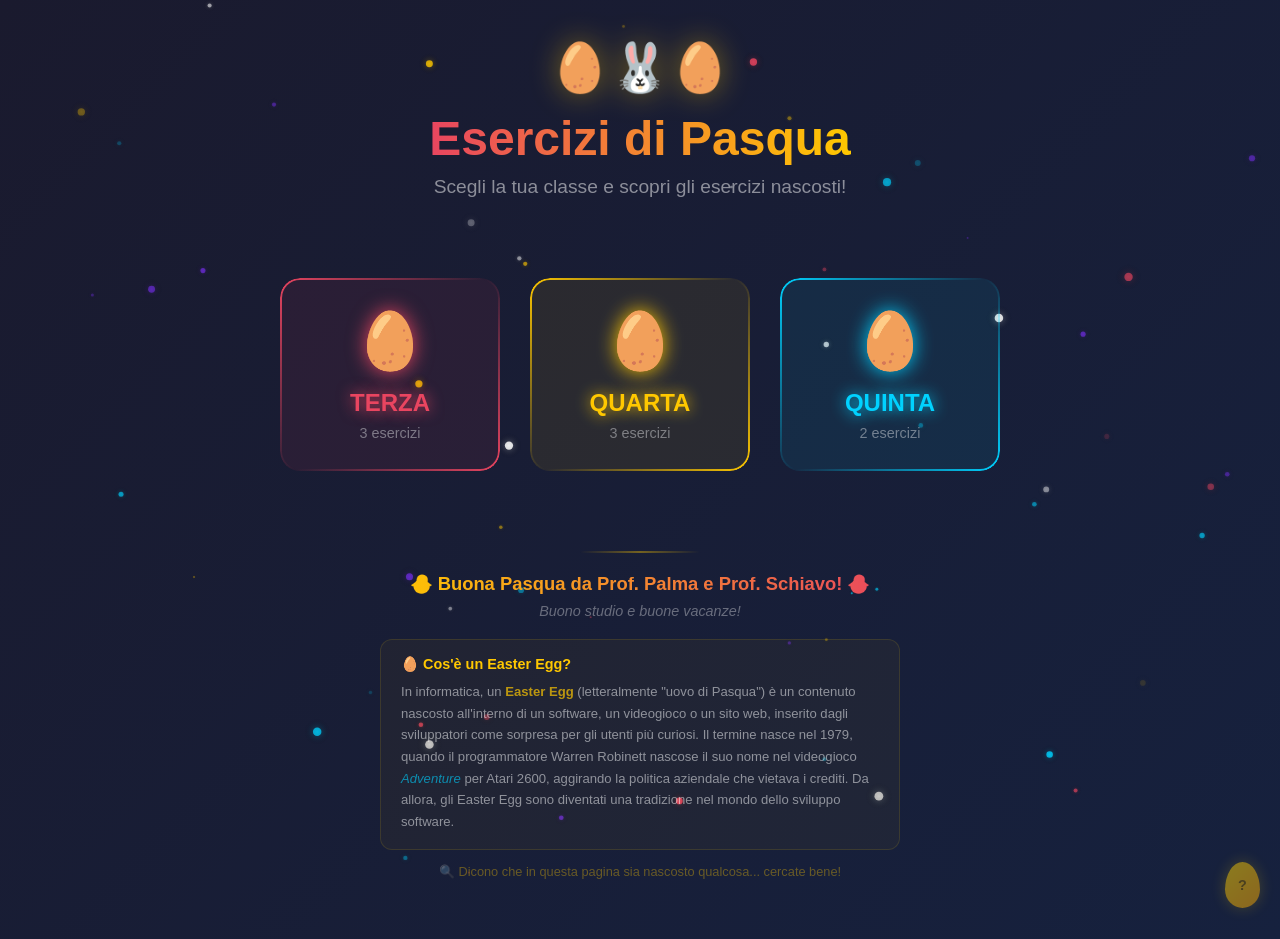
<file: index.html>
<!DOCTYPE html>
<html lang="it">
<head>
  <meta charset="UTF-8">
  <meta name="viewport" content="width=device-width, initial-scale=1.0">
  <title>Esercizi di Pasqua</title>
  <link rel="stylesheet" href="css/style.css?v=4">
</head>
<body>
  <canvas id="particles-canvas"></canvas>

  <div class="page-wrapper">
    <div class="easter-hero">
      <div class="hero-eggs">🥚🐰🥚</div>
      <h1 class="main-title">Esercizi di Pasqua</h1>
      <p class="subtitle">Scegli la tua classe e scopri gli esercizi nascosti!</p>
    </div>

    <div class="class-cards" id="class-cards">
      <!-- Cards populated by JS after loading exercises.json -->
    </div>

    <div class="secret-egg" id="secret-egg-home" title="🤫">
      <div class="secret-egg-shape">?</div>
    </div>

    <footer class="easter-footer">
      <div class="footer-divider"></div>
      <p class="footer-greeting">🐣 Buona Pasqua da Prof. Palma e Prof. Schiavo! 🐣</p>
      <p class="footer-sub">Buono studio e buone vacanze!</p>
      <div class="easter-egg-definition">
        <p class="definition-title">🥚 Cos'è un Easter Egg?</p>
        <p class="definition-text">In informatica, un <strong>Easter Egg</strong> (letteralmente "uovo di Pasqua") è un contenuto nascosto all'interno di un software, un videogioco o un sito web, inserito dagli sviluppatori come sorpresa per gli utenti più curiosi. Il termine nasce nel 1979, quando il programmatore Warren Robinett nascose il suo nome nel videogioco <em>Adventure</em> per Atari 2600, aggirando la politica aziendale che vietava i crediti. Da allora, gli Easter Egg sono diventati una tradizione nel mondo dello sviluppo software.</p>
      </div>
      <p class="footer-hint">🔍 Dicono che in questa pagina sia nascosto qualcosa... cercate bene!</p>
    </footer>
  </div>

  <!-- Snake Easter Egg -->
  <div class="overlay" id="snake-overlay"></div>
  <div class="snake-modal" id="snake-modal">
    <button class="modal-close" id="snake-close">✕</button>
    <h3>🐰 Snake Pasquale 🥚</h3>
    <p class="snake-subtitle">Usa le frecce o WASD per raccogliere le uova!</p>
    <canvas id="snake-canvas"></canvas>
    <div class="snake-score" id="snake-score">Uova: 0</div>
    <button class="snake-restart" id="snake-restart" style="display:none;">🔄 Rigioca</button>
  </div>

  <script src="js/particles.js?v=4"></script>
  <script>
    const CLASS_CONFIG = [
      { key: 'terza', label: 'TERZA', emoji: '🥚', color: '#e94560' },
      { key: 'quarta', label: 'QUARTA', emoji: '🥚', color: '#ffc800' },
      { key: 'quinta', label: 'QUINTA', emoji: '🥚', color: '#00d2ff' },
    ];

    async function loadHomepage() {
      try {
        const res = await fetch('data/exercises.json');
        const data = await res.json();
        const container = document.getElementById('class-cards');

        CLASS_CONFIG.forEach((cls) => {
          const count = data[cls.key] ? data[cls.key].length : 0;
          const card = document.createElement('a');
          card.href = `classe.html?classe=${cls.key}`;
          card.className = 'class-card';
          card.style.setProperty('--card-color', cls.color);
          card.innerHTML = `
            <span class="egg-icon">${cls.emoji}</span>
            <div class="class-name">${cls.label}</div>
            <div class="exercise-count">${count} eserciz${count === 1 ? 'io' : 'i'}</div>
          `;
          container.appendChild(card);
        });
      } catch (err) {
        console.error('Errore caricamento esercizi:', err);
      }
    }

    loadHomepage();
  </script>
  <script src="js/snake.js?v=4"></script>
  <script>
    document.getElementById('secret-egg-home').addEventListener('click', () => {
      document.getElementById('snake-overlay').classList.add('visible');
      document.getElementById('snake-modal').classList.add('visible');
      if (window.startSnakeGame) window.startSnakeGame();
    });

    document.getElementById('snake-close').addEventListener('click', () => {
      document.getElementById('snake-overlay').classList.remove('visible');
      document.getElementById('snake-modal').classList.remove('visible');
      if (window.stopSnakeGame) window.stopSnakeGame();
    });

    document.getElementById('snake-overlay').addEventListener('click', () => {
      document.getElementById('snake-overlay').classList.remove('visible');
      document.getElementById('snake-modal').classList.remove('visible');
      if (window.stopSnakeGame) window.stopSnakeGame();
    });
  </script>
</body>
</html>
</file>
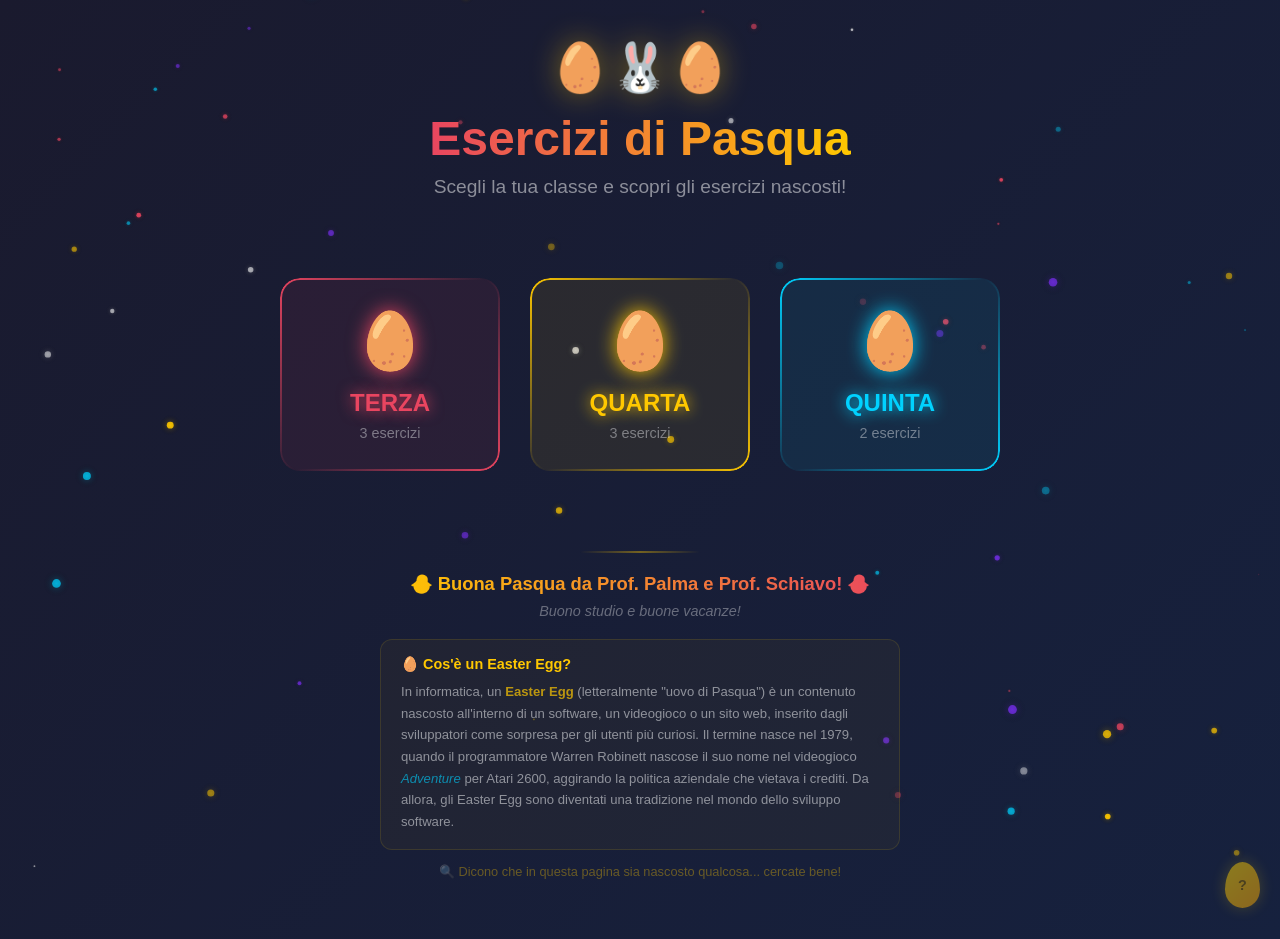
<file: classe.html>
<!DOCTYPE html>
<html lang="it">
<head>
  <meta charset="UTF-8">
  <meta name="viewport" content="width=device-width, initial-scale=1.0">
  <title>Esercizi di Pasqua</title>
  <link rel="stylesheet" href="css/style.css?v=4">
</head>
<body>
  <canvas id="particles-canvas"></canvas>

  <a href="index.html" class="back-button">← Torna indietro</a>

  <div class="page-wrapper">
    <h1 class="class-title" id="class-title"></h1>
    <p class="class-subtitle" id="class-subtitle"></p>

    <div class="egg-hunt-area" id="egg-hunt-area"></div>

    <div class="secret-egg" id="secret-egg-terminal" title="&#129323;" style="left: 20px; right: auto;">
      <div class="secret-egg-shape">></div>
    </div>

    <footer class="easter-footer">
      <div class="footer-divider"></div>
      <p class="footer-greeting">🐣 Buona Pasqua da Prof. Palma e Prof. Schiavo! 🐣</p>
      <p class="footer-sub">Buono studio e buone vacanze!</p>
      <div class="easter-egg-definition">
        <p class="definition-title">🥚 Cos'è un Easter Egg?</p>
        <p class="definition-text">In informatica, un <strong>Easter Egg</strong> (letteralmente "uovo di Pasqua") è un contenuto nascosto all'interno di un software, un videogioco o un sito web, inserito dagli sviluppatori come sorpresa per gli utenti più curiosi. Il termine nasce nel 1979, quando il programmatore Warren Robinett nascose il suo nome nel videogioco <em>Adventure</em> per Atari 2600, aggirando la politica aziendale che vietava i crediti. Da allora, gli Easter Egg sono diventati una tradizione nel mondo dello sviluppo software.</p>
      </div>
      <p class="footer-hint">🔍 Non tutti gli esercizi sono quello che sembrano... esplorate ogni angolo!</p>
    </footer>
  </div>

  <!-- Overlay for exercise card -->
  <div class="overlay" id="overlay"></div>

  <!-- Exercise card template -->
  <div class="exercise-card" id="exercise-card">
    <div class="card-header">
      <div class="card-egg-icon"></div>
      <div class="card-title"></div>
      <button class="card-close">✕</button>
    </div>
    <div class="card-traccia"></div>
    <div class="card-output">
      <div class="card-output-label">Output Atteso</div>
      <div class="card-output-content"></div>
    </div>
  </div>

  <!-- Terminal Easter Egg -->
  <div class="overlay" id="terminal-overlay"></div>
  <div class="terminal-modal" id="terminal-modal">
    <div class="terminal-bar">
      <span class="dot dot-red"></span>
      <span class="dot dot-yellow"></span>
      <span class="dot dot-green"></span>
      <span class="terminal-title">easter-terminal — bash</span>
      <button class="terminal-close-btn" id="terminal-close">&#10005;</button>
    </div>
    <div class="terminal-output" id="terminal-output"></div>
    <div class="terminal-input-line">
      <span class="prompt-label">studente@pasqua:~$</span>
      <input type="text" id="terminal-input" autocomplete="off" spellcheck="false" placeholder="scrivi un comando...">
    </div>
  </div>

  <script>
    function copyCode(btn) {
      const pre = btn.parentElement.querySelector('pre code');
      const text = pre.textContent;
      navigator.clipboard.writeText(text).then(() => {
        btn.textContent = '✅ Copiato!';
        setTimeout(() => { btn.textContent = '📋 Copia'; }, 2000);
      });
    }
  </script>
  <script src="js/particles.js?v=4"></script>
  <script src="js/sound.js?v=4"></script>
  <script src="js/exercises.js?v=4"></script>
  <script src="js/terminal.js?v=4"></script>
  <script>
    document.getElementById('secret-egg-terminal').addEventListener('click', () => {
      document.getElementById('terminal-overlay').classList.add('visible');
      document.getElementById('terminal-modal').classList.add('visible');
      if (window.focusTerminal) window.focusTerminal();
    });

    document.getElementById('terminal-close').addEventListener('click', () => {
      document.getElementById('terminal-overlay').classList.remove('visible');
      document.getElementById('terminal-modal').classList.remove('visible');
    });

    document.getElementById('terminal-overlay').addEventListener('click', () => {
      document.getElementById('terminal-overlay').classList.remove('visible');
      document.getElementById('terminal-modal').classList.remove('visible');
    });
  </script>
</body>
</html>
</file>
<file: css/style.css>
/* ============================================
   RESET & BASE
   ============================================ */
*,
*::before,
*::after {
  margin: 0;
  padding: 0;
  box-sizing: border-box;
}

body {
  font-family: 'Segoe UI', Tahoma, Geneva, Verdana, sans-serif;
  background: linear-gradient(135deg, #1a1a2e, #16213e);
  color: #e0e0e0;
  min-height: 100vh;
  overflow-x: hidden;
  position: relative;
}

a {
  text-decoration: none;
  color: inherit;
}

/* ============================================
   PARTICLE CANVAS (background layer)
   ============================================ */
#particles-canvas {
  position: fixed;
  top: 0;
  left: 0;
  width: 100%;
  height: 100%;
  z-index: 0;
  pointer-events: none;
}

/* ============================================
   SHARED LAYOUT
   ============================================ */
.page-wrapper {
  position: relative;
  z-index: 1;
  min-height: 100vh;
  display: flex;
  flex-direction: column;
  align-items: center;
  padding: 40px 20px;
}

/* ============================================
   TITLE
   ============================================ */
.main-title {
  font-size: 3rem;
  font-weight: 900;
  text-align: center;
  margin-bottom: 10px;
  background: linear-gradient(90deg, #e94560, #ffc800, #00d2ff, #7b2ff7);
  background-size: 300% 300%;
  -webkit-background-clip: text;
  -webkit-text-fill-color: transparent;
  background-clip: text;
  animation: gradientShift 4s ease infinite;
}

.subtitle {
  font-size: 1.2rem;
  color: rgba(255, 255, 255, 0.5);
  text-align: center;
  margin-bottom: 50px;
}

@keyframes gradientShift {
  0%, 100% { background-position: 0% 50%; }
  50% { background-position: 100% 50%; }
}

/* ============================================
   CLASS SELECTION CARDS (Homepage)
   ============================================ */
.class-cards {
  display: flex;
  gap: 30px;
  justify-content: center;
  flex-wrap: wrap;
  margin-top: 20px;
}

.class-card {
  width: 220px;
  padding: 30px 20px;
  border-radius: 20px;
  text-align: center;
  cursor: pointer;
  transition: transform 0.3s ease, box-shadow 0.3s ease;
  animation: float 3s ease-in-out infinite;
  position: relative;
  overflow: hidden;
}

.class-card::before {
  content: '';
  position: absolute;
  inset: 0;
  border-radius: 20px;
  padding: 2px;
  background: linear-gradient(135deg, var(--card-color), transparent, var(--card-color));
  -webkit-mask: linear-gradient(#fff 0 0) content-box, linear-gradient(#fff 0 0);
  -webkit-mask-composite: xor;
  mask-composite: exclude;
}

.class-card:nth-child(1) {
  --card-color: #e94560;
  background: rgba(233, 69, 96, 0.08);
  animation-delay: 0s;
}

.class-card:nth-child(2) {
  --card-color: #ffc800;
  background: rgba(255, 200, 0, 0.08);
  animation-delay: 0.5s;
}

.class-card:nth-child(3) {
  --card-color: #00d2ff;
  background: rgba(0, 210, 255, 0.08);
  animation-delay: 1s;
}

.class-card:hover {
  transform: translateY(-10px) scale(1.05);
  box-shadow: 0 10px 40px rgba(var(--card-color-rgb, 233, 69, 96), 0.3);
}

.class-card .egg-icon {
  font-size: 3.5rem;
  margin-bottom: 15px;
  display: block;
  filter: drop-shadow(0 0 10px var(--card-color));
}

.class-card .class-name {
  font-size: 1.5rem;
  font-weight: 800;
  color: var(--card-color);
  text-shadow: 0 0 15px var(--card-color);
  margin-bottom: 8px;
}

.class-card .exercise-count {
  font-size: 0.9rem;
  color: rgba(255, 255, 255, 0.4);
}

@keyframes float {
  0%, 100% { transform: translateY(0px); }
  50% { transform: translateY(-12px); }
}

/* ============================================
   BACK BUTTON (Exercise page)
   ============================================ */
.back-button {
  position: fixed;
  top: 20px;
  left: 20px;
  z-index: 100;
  background: rgba(255, 255, 255, 0.05);
  border: 1px solid rgba(255, 255, 255, 0.15);
  border-radius: 12px;
  padding: 10px 20px;
  color: rgba(255, 255, 255, 0.7);
  cursor: pointer;
  font-size: 0.95rem;
  transition: all 0.3s ease;
  display: flex;
  align-items: center;
  gap: 8px;
}

.back-button:hover {
  background: rgba(255, 255, 255, 0.1);
  color: #fff;
  border-color: rgba(255, 255, 255, 0.3);
}

/* ============================================
   EXERCISE PAGE TITLE
   ============================================ */
.class-title {
  font-size: 2.5rem;
  font-weight: 900;
  text-align: center;
  margin-bottom: 8px;
  text-shadow: 0 0 20px var(--class-color);
  color: var(--class-color);
}

.class-subtitle {
  font-size: 1rem;
  color: rgba(255, 255, 255, 0.4);
  text-align: center;
  margin-bottom: 30px;
}

/* ============================================
   EGG HUNT AREA
   ============================================ */
.egg-hunt-area {
  position: relative;
  width: 100%;
  max-width: 900px;
  min-height: 500px;
  margin: 0 auto;
}

/* Decorative bunnies */
.bunny-decoration {
  position: absolute;
  font-size: 2.5rem;
  opacity: 0.3;
  filter: drop-shadow(0 0 8px var(--class-color));
  animation: bunnyBounce 2s ease-in-out infinite;
  pointer-events: none;
}

@keyframes bunnyBounce {
  0%, 100% { transform: translateY(0) rotate(0deg); }
  25% { transform: translateY(-8px) rotate(-3deg); }
  75% { transform: translateY(-4px) rotate(3deg); }
}

/* Grass decoration */
.grass-decoration {
  position: absolute;
  bottom: 0;
  left: 0;
  width: 100%;
  height: 60px;
  background: linear-gradient(to top, rgba(86, 171, 47, 0.15), transparent);
  pointer-events: none;
  border-radius: 0 0 20px 20px;
}

/* ============================================
   EGGS
   ============================================ */
.egg-container {
  position: absolute;
  text-align: center;
  cursor: pointer;
  transition: transform 0.3s ease;
  z-index: 10;
}

.egg-container:hover {
  transform: scale(1.15);
  z-index: 20;
}

.egg {
  width: 70px;
  height: 95px;
  border-radius: 50% 50% 50% 50% / 60% 60% 40% 40%;
  display: flex;
  align-items: center;
  justify-content: center;
  font-weight: 900;
  font-size: 1.3rem;
  color: white;
  position: relative;
  transition: all 0.4s ease;
  animation: eggPulse 3s ease-in-out infinite;
}

.egg .egg-pattern {
  position: absolute;
  inset: 0;
  border-radius: inherit;
  overflow: hidden;
}

.egg .egg-pattern::before {
  content: '';
  position: absolute;
  top: 30%;
  left: -10%;
  width: 120%;
  height: 3px;
  background: rgba(255, 255, 255, 0.25);
  transform: rotate(-5deg);
}

.egg .egg-pattern::after {
  content: '';
  position: absolute;
  top: 55%;
  left: -10%;
  width: 120%;
  height: 3px;
  background: rgba(255, 255, 255, 0.2);
  transform: rotate(3deg);
}

.egg .egg-number {
  position: relative;
  z-index: 2;
  text-shadow: 0 1px 3px rgba(0, 0, 0, 0.3);
}

.egg-title {
  margin-top: 8px;
  font-size: 0.8rem;
  color: rgba(255, 255, 255, 0.5);
  max-width: 100px;
  white-space: nowrap;
  overflow: hidden;
  text-overflow: ellipsis;
}

@keyframes eggPulse {
  0%, 100% { box-shadow: 0 0 15px var(--egg-glow); }
  50% { box-shadow: 0 0 30px var(--egg-glow), 0 0 60px var(--egg-glow-soft); }
}

/* ============================================
   EGG CRACK ANIMATION
   ============================================ */
.egg-container.cracking .egg {
  animation: crackShake 0.5s ease-in-out;
}

@keyframes crackShake {
  0%, 100% { transform: rotate(0deg); }
  15% { transform: rotate(-4deg); }
  30% { transform: rotate(4deg); }
  45% { transform: rotate(-3deg); }
  60% { transform: rotate(3deg); }
  75% { transform: rotate(-1deg); }
}

.egg .crack-line {
  position: absolute;
  z-index: 3;
  opacity: 0;
}

.egg-container.cracking .crack-line {
  opacity: 1;
}

.crack-line-1 {
  top: 25%;
  left: 35%;
  width: 30%;
  height: 40%;
  border-left: 2px solid rgba(255, 255, 255, 0.8);
  border-bottom: 2px solid rgba(255, 255, 255, 0.8);
  transform: rotate(15deg) skewX(-10deg);
  animation: crackAppear 0.3s ease-out forwards;
  animation-delay: 0.2s;
}

.crack-line-2 {
  top: 35%;
  right: 30%;
  width: 25%;
  height: 30%;
  border-right: 2px solid rgba(255, 255, 255, 0.6);
  border-top: 2px solid rgba(255, 255, 255, 0.6);
  transform: rotate(-20deg) skewY(5deg);
  animation: crackAppear 0.3s ease-out forwards;
  animation-delay: 0.35s;
}

@keyframes crackAppear {
  from { opacity: 0; transform: scale(0.5) rotate(15deg); }
  to { opacity: 1; transform: scale(1) rotate(15deg); }
}

/* ============================================
   EXERCISE CARD (revealed after crack)
   ============================================ */
.exercise-card {
  position: fixed;
  top: 50%;
  left: 50%;
  transform: translate(-50%, -50%) scale(0);
  width: min(700px, 92vw);
  max-height: 85vh;
  overflow-y: auto;
  background: rgba(20, 20, 40, 0.95);
  border: 1px solid var(--egg-color);
  border-radius: 20px;
  padding: 28px;
  box-shadow: 0 0 40px var(--egg-glow);
  z-index: 1000;
  opacity: 0;
  transition: all 0.5s cubic-bezier(0.34, 1.56, 0.64, 1);
  backdrop-filter: blur(10px);
}

.exercise-card.visible {
  transform: translate(-50%, -50%) scale(1);
  opacity: 1;
}

/* Scrollbar styling */
.exercise-card::-webkit-scrollbar {
  width: 6px;
}

.exercise-card::-webkit-scrollbar-track {
  background: transparent;
}

.exercise-card::-webkit-scrollbar-thumb {
  background: rgba(255, 255, 255, 0.15);
  border-radius: 3px;
}

.exercise-card::-webkit-scrollbar-thumb:hover {
  background: rgba(255, 255, 255, 0.25);
}

.exercise-card .card-header {
  display: flex;
  align-items: center;
  gap: 12px;
  margin-bottom: 18px;
}

.exercise-card .card-egg-icon {
  width: 36px;
  height: 48px;
  border-radius: 50% 50% 50% 50% / 60% 60% 40% 40%;
  display: flex;
  align-items: center;
  justify-content: center;
  font-weight: bold;
  font-size: 0.9rem;
  color: white;
  flex-shrink: 0;
}

.exercise-card .card-title {
  font-size: 1.3rem;
  font-weight: 800;
  color: var(--egg-color);
}

.exercise-card .card-close {
  margin-left: auto;
  width: 32px;
  height: 32px;
  border-radius: 50%;
  background: rgba(255, 255, 255, 0.05);
  border: 1px solid rgba(255, 255, 255, 0.1);
  color: rgba(255, 255, 255, 0.5);
  cursor: pointer;
  display: flex;
  align-items: center;
  justify-content: center;
  font-size: 1rem;
  transition: all 0.2s ease;
  flex-shrink: 0;
}

.exercise-card .card-close:hover {
  background: rgba(255, 255, 255, 0.1);
  color: #fff;
}

.exercise-card .card-traccia {
  color: rgba(255, 255, 255, 0.75);
  font-size: 0.95rem;
  line-height: 1.7;
  margin-bottom: 20px;
}

.exercise-card .card-traccia p {
  margin-bottom: 12px;
}

.exercise-card .card-traccia h4 {
  color: var(--egg-color, #00d2ff);
  font-size: 1rem;
  margin: 18px 0 8px;
}

.exercise-card .card-traccia ul,
.exercise-card .card-traccia ol {
  padding-left: 20px;
  margin-bottom: 12px;
}

.exercise-card .card-traccia li {
  margin-bottom: 6px;
}

.exercise-card .card-traccia code {
  background: rgba(0, 210, 255, 0.1);
  color: #00d2ff;
  padding: 2px 6px;
  border-radius: 4px;
  font-family: 'Courier New', Courier, monospace;
  font-size: 0.9em;
}

.exercise-card .card-traccia .note {
  background: rgba(255, 200, 0, 0.08);
  border-left: 3px solid rgba(255, 200, 0, 0.4);
  padding: 8px 12px;
  border-radius: 0 8px 8px 0;
  margin-top: 4px;
  font-size: 0.9em;
  color: rgba(255, 255, 255, 0.6);
}

.exercise-card .card-traccia pre {
  background: rgba(0, 0, 0, 0.4);
  border-radius: 8px;
  padding: 12px;
  overflow-x: auto;
  font-family: 'Courier New', Courier, monospace;
  font-size: 0.85em;
  color: #00d2ff;
  line-height: 1.5;
  border: 1px solid rgba(255, 255, 255, 0.08);
}

.exercise-card .card-output {
  background: rgba(0, 0, 0, 0.4);
  border-radius: 12px;
  padding: 16px;
  border: 1px solid rgba(255, 255, 255, 0.08);
}

.exercise-card .card-output-label {
  font-size: 0.7rem;
  text-transform: uppercase;
  letter-spacing: 1.5px;
  color: rgba(255, 255, 255, 0.35);
  margin-bottom: 8px;
}

.exercise-card .card-output-content {
  font-size: 0.95rem;
  color: #00d2ff;
  line-height: 1.5;
}

.exercise-card .card-output-content strong {
  color: #ffc800;
}

/* ============================================
   ATTACHED FILES (collapsible code blocks)
   ============================================ */
.attached-file {
  margin: 12px 0;
  border: 1px solid rgba(255, 255, 255, 0.12);
  border-radius: 10px;
  overflow: hidden;
  background: rgba(0, 0, 0, 0.25);
}

.attached-file-header {
  display: flex;
  align-items: center;
  gap: 8px;
  padding: 10px 14px;
  cursor: pointer;
  user-select: none;
  transition: background 0.2s ease;
}

.attached-file-header:hover {
  background: rgba(255, 255, 255, 0.05);
}

.attached-file-icon {
  font-size: 1.1rem;
}

.attached-file-name {
  font-family: 'Courier New', Courier, monospace;
  font-size: 0.9rem;
  color: #ffc800;
  flex: 1;
}

.attached-file-toggle {
  font-size: 0.7rem;
  color: rgba(255, 255, 255, 0.4);
  transition: transform 0.2s ease;
}

.attached-file.open .attached-file-toggle {
  transform: rotate(90deg);
}

.attached-file-content {
  max-height: 0;
  overflow: hidden;
  transition: max-height 0.3s ease;
}

.attached-file.open .attached-file-content {
  max-height: 2000px;
}

.attached-file-content pre {
  margin: 0;
  padding: 14px;
  background: rgba(0, 0, 0, 0.4);
  font-family: 'Courier New', Courier, monospace;
  font-size: 0.8rem;
  color: #00d2ff;
  line-height: 1.5;
  overflow-x: auto;
  white-space: pre;
  border-top: 1px solid rgba(255, 255, 255, 0.06);
}

.copy-btn {
  display: block;
  width: 100%;
  padding: 8px;
  background: rgba(255, 200, 0, 0.08);
  border: none;
  border-top: 1px solid rgba(255, 255, 255, 0.06);
  color: rgba(255, 255, 255, 0.5);
  font-size: 0.8rem;
  cursor: pointer;
  transition: all 0.2s ease;
}

.copy-btn:hover {
  background: rgba(255, 200, 0, 0.15);
  color: #ffc800;
}

/* Overlay behind exercise card */
.overlay {
  position: fixed;
  inset: 0;
  background: rgba(0, 0, 0, 0.6);
  backdrop-filter: blur(4px);
  z-index: 999;
  opacity: 0;
  pointer-events: none;
  transition: opacity 0.3s ease;
}

.overlay.visible {
  opacity: 1;
  pointer-events: auto;
}

/* ============================================
   SPARKLE EFFECT (on click)
   ============================================ */
.sparkle {
  position: absolute;
  width: 6px;
  height: 6px;
  border-radius: 50%;
  pointer-events: none;
  z-index: 50;
  animation: sparkleBurst 0.6s ease-out forwards;
}

@keyframes sparkleBurst {
  0% {
    opacity: 1;
    transform: translate(0, 0) scale(1);
  }
  100% {
    opacity: 0;
    transform: translate(var(--dx), var(--dy)) scale(0);
  }
}

/* ============================================
   EASTER HERO (Homepage top section)
   ============================================ */
.easter-hero {
  text-align: center;
  margin-bottom: 10px;
}

.hero-eggs {
  font-size: 3rem;
  margin-bottom: 15px;
  animation: heroFloat 3s ease-in-out infinite;
  filter: drop-shadow(0 0 15px rgba(255, 200, 0, 0.4));
}

@keyframes heroFloat {
  0%, 100% { transform: translateY(0) scale(1); }
  50% { transform: translateY(-10px) scale(1.05); }
}

/* ============================================
   EASTER FOOTER (greeting)
   ============================================ */
.easter-footer {
  margin-top: 60px;
  text-align: center;
  padding: 20px;
}

.footer-divider {
  width: 120px;
  height: 2px;
  margin: 0 auto 20px;
  background: linear-gradient(90deg, transparent, rgba(255, 200, 0, 0.4), transparent);
}

.footer-greeting {
  font-size: 1.15rem;
  font-weight: 700;
  background: linear-gradient(90deg, #ffc800, #e94560, #00d2ff);
  background-size: 200% 200%;
  -webkit-background-clip: text;
  -webkit-text-fill-color: transparent;
  background-clip: text;
  animation: gradientShift 4s ease infinite;
  margin-bottom: 8px;
}

.footer-sub {
  font-size: 0.9rem;
  color: rgba(255, 255, 255, 0.35);
  font-style: italic;
}

.easter-egg-definition {
  max-width: 520px;
  margin: 20px auto 0;
  padding: 16px 20px;
  background: rgba(255, 200, 0, 0.04);
  border: 1px solid rgba(255, 200, 0, 0.12);
  border-radius: 12px;
  text-align: left;
}

.definition-title {
  font-size: 0.9rem;
  font-weight: 700;
  color: #ffc800;
  margin-bottom: 8px;
}

.definition-text {
  font-size: 0.82rem;
  color: rgba(255, 255, 255, 0.5);
  line-height: 1.65;
}

.definition-text strong {
  color: rgba(255, 200, 0, 0.7);
}

.definition-text em {
  color: rgba(0, 210, 255, 0.6);
}

.footer-hint {
  font-size: 0.8rem;
  color: rgba(255, 200, 0, 0.35);
  margin-top: 14px;
  animation: hintPulse 3s ease-in-out infinite;
}

@keyframes hintPulse {
  0%, 100% { opacity: 0.35; }
  50% { opacity: 0.65; }
}

/* ============================================
   SECRET EASTER EGG (hidden on pages)
   ============================================ */
.secret-egg {
  position: fixed;
  bottom: -8px;
  right: 20px;
  z-index: 50;
  cursor: pointer;
  transition: transform 0.3s ease, opacity 0.3s ease;
  opacity: 0.5;
  animation: secretPeek 4s ease-in-out infinite;
}

.secret-egg:hover {
  opacity: 1;
  transform: translateY(-8px) scale(1.1);
}

.secret-egg-shape {
  width: 35px;
  height: 46px;
  border-radius: 50% 50% 50% 50% / 60% 60% 40% 40%;
  background: linear-gradient(135deg, #ffd700, #ffaa00);
  box-shadow: 0 0 15px rgba(255, 215, 0, 0.4);
  display: flex;
  align-items: center;
  justify-content: center;
  font-weight: bold;
  font-size: 0.9rem;
  color: rgba(0, 0, 0, 0.5);
}

@keyframes secretPeek {
  0%, 100% { transform: translateY(0); }
  50% { transform: translateY(-5px); }
}

/* Snake game modal */
.snake-modal {
  position: fixed;
  top: 50%;
  left: 50%;
  transform: translate(-50%, -50%) scale(0);
  background: rgba(20, 20, 40, 0.98);
  border: 2px solid #ffd700;
  border-radius: 20px;
  padding: 24px;
  z-index: 1001;
  opacity: 0;
  transition: all 0.4s cubic-bezier(0.34, 1.56, 0.64, 1);
  text-align: center;
  box-shadow: 0 0 50px rgba(255, 215, 0, 0.3);
}

.snake-modal.visible {
  transform: translate(-50%, -50%) scale(1);
  opacity: 1;
}

.snake-modal .modal-close {
  position: absolute;
  top: 12px;
  right: 12px;
  width: 32px;
  height: 32px;
  border-radius: 50%;
  background: rgba(255, 255, 255, 0.05);
  border: 1px solid rgba(255, 255, 255, 0.1);
  color: rgba(255, 255, 255, 0.5);
  cursor: pointer;
  display: flex;
  align-items: center;
  justify-content: center;
  font-size: 1rem;
  transition: all 0.2s ease;
}

.snake-modal .modal-close:hover {
  background: rgba(255, 255, 255, 0.1);
  color: #fff;
}

.snake-modal h3 {
  color: #ffd700;
  font-size: 1.3rem;
  margin-bottom: 4px;
}

.snake-modal .snake-subtitle {
  color: rgba(255, 255, 255, 0.4);
  font-size: 0.85rem;
  margin-bottom: 14px;
}

.snake-modal canvas {
  border: 1px solid rgba(255, 215, 0, 0.3);
  border-radius: 8px;
  display: block;
  margin: 0 auto;
}

.snake-score {
  color: #ffd700;
  font-size: 1.1rem;
  font-weight: bold;
  margin-top: 10px;
}

.snake-restart {
  margin-top: 10px;
  padding: 8px 20px;
  background: rgba(255, 215, 0, 0.15);
  border: 1px solid rgba(255, 215, 0, 0.3);
  border-radius: 10px;
  color: #ffd700;
  cursor: pointer;
  font-size: 0.9rem;
  transition: all 0.2s ease;
}

.snake-restart:hover {
  background: rgba(255, 215, 0, 0.25);
}

/* ============================================
   FAKE TERMINAL (Easter egg)
   ============================================ */
.terminal-modal {
  position: fixed;
  top: 50%;
  left: 50%;
  transform: translate(-50%, -50%) scale(0);
  width: min(600px, 92vw);
  height: min(420px, 70vh);
  background: #0a0a0a;
  border: 2px solid #00d264;
  border-radius: 12px;
  z-index: 1001;
  opacity: 0;
  transition: all 0.4s cubic-bezier(0.34, 1.56, 0.64, 1);
  display: flex;
  flex-direction: column;
  overflow: hidden;
  box-shadow: 0 0 50px rgba(0, 210, 100, 0.3);
}

.terminal-modal.visible {
  transform: translate(-50%, -50%) scale(1);
  opacity: 1;
}

.terminal-bar {
  display: flex;
  align-items: center;
  padding: 8px 12px;
  background: #1a1a1a;
  border-bottom: 1px solid rgba(0, 210, 100, 0.2);
  gap: 8px;
}

.terminal-bar .dot {
  width: 12px;
  height: 12px;
  border-radius: 50%;
}

.terminal-bar .dot-red { background: #e94560; }
.terminal-bar .dot-yellow { background: #ffc800; }
.terminal-bar .dot-green { background: #00d264; }

.terminal-bar .terminal-title {
  flex: 1;
  text-align: center;
  color: rgba(255, 255, 255, 0.4);
  font-size: 0.8rem;
  font-family: 'Courier New', monospace;
}

.terminal-bar .terminal-close-btn {
  background: none;
  border: none;
  color: rgba(255, 255, 255, 0.4);
  cursor: pointer;
  font-size: 1.1rem;
  padding: 0 4px;
  transition: color 0.2s;
}

.terminal-bar .terminal-close-btn:hover {
  color: #e94560;
}

.terminal-output {
  flex: 1;
  padding: 12px;
  overflow-y: auto;
  font-family: 'Courier New', Courier, monospace;
  font-size: 0.85rem;
  line-height: 1.6;
  color: #00d264;
}

.terminal-output::-webkit-scrollbar {
  width: 4px;
}

.terminal-output::-webkit-scrollbar-thumb {
  background: rgba(0, 210, 100, 0.2);
  border-radius: 2px;
}

.term-cmd {
  color: #00d264;
}

.term-prompt {
  color: #ffc800;
}

.term-response {
  color: rgba(0, 210, 100, 0.7);
  padding-left: 4px;
}

.terminal-input-line {
  display: flex;
  align-items: center;
  padding: 8px 12px;
  border-top: 1px solid rgba(0, 210, 100, 0.1);
  background: #0d0d0d;
  gap: 8px;
}

.terminal-input-line .prompt-label {
  color: #ffc800;
  font-family: 'Courier New', monospace;
  font-size: 0.85rem;
  white-space: nowrap;
}

.terminal-input-line input {
  flex: 1;
  background: transparent;
  border: none;
  outline: none;
  color: #00d264;
  font-family: 'Courier New', monospace;
  font-size: 0.85rem;
  caret-color: #00d264;
}

/* ============================================
   RESPONSIVE
   ============================================ */
@media (max-width: 768px) {
  .main-title {
    font-size: 2rem;
  }

  .class-cards {
    flex-direction: column;
    align-items: center;
  }

  .class-card {
    width: 80%;
    max-width: 280px;
  }

  .egg-hunt-area {
    min-height: auto;
    display: flex;
    flex-wrap: wrap;
    justify-content: center;
    gap: 20px;
    padding: 20px;
  }

  .egg-container {
    position: relative !important;
    top: auto !important;
    left: auto !important;
  }

  .class-title {
    font-size: 1.8rem;
  }

  .exercise-card {
    width: 95vw;
    max-height: 90vh;
    padding: 18px;
  }

  .back-button {
    top: 10px;
    left: 10px;
    padding: 8px 14px;
    font-size: 0.85rem;
  }

  .hero-eggs {
    font-size: 2.2rem;
  }

  .footer-greeting {
    font-size: 1rem;
  }

  .easter-footer {
    margin-top: 40px;
  }
}
</file>
